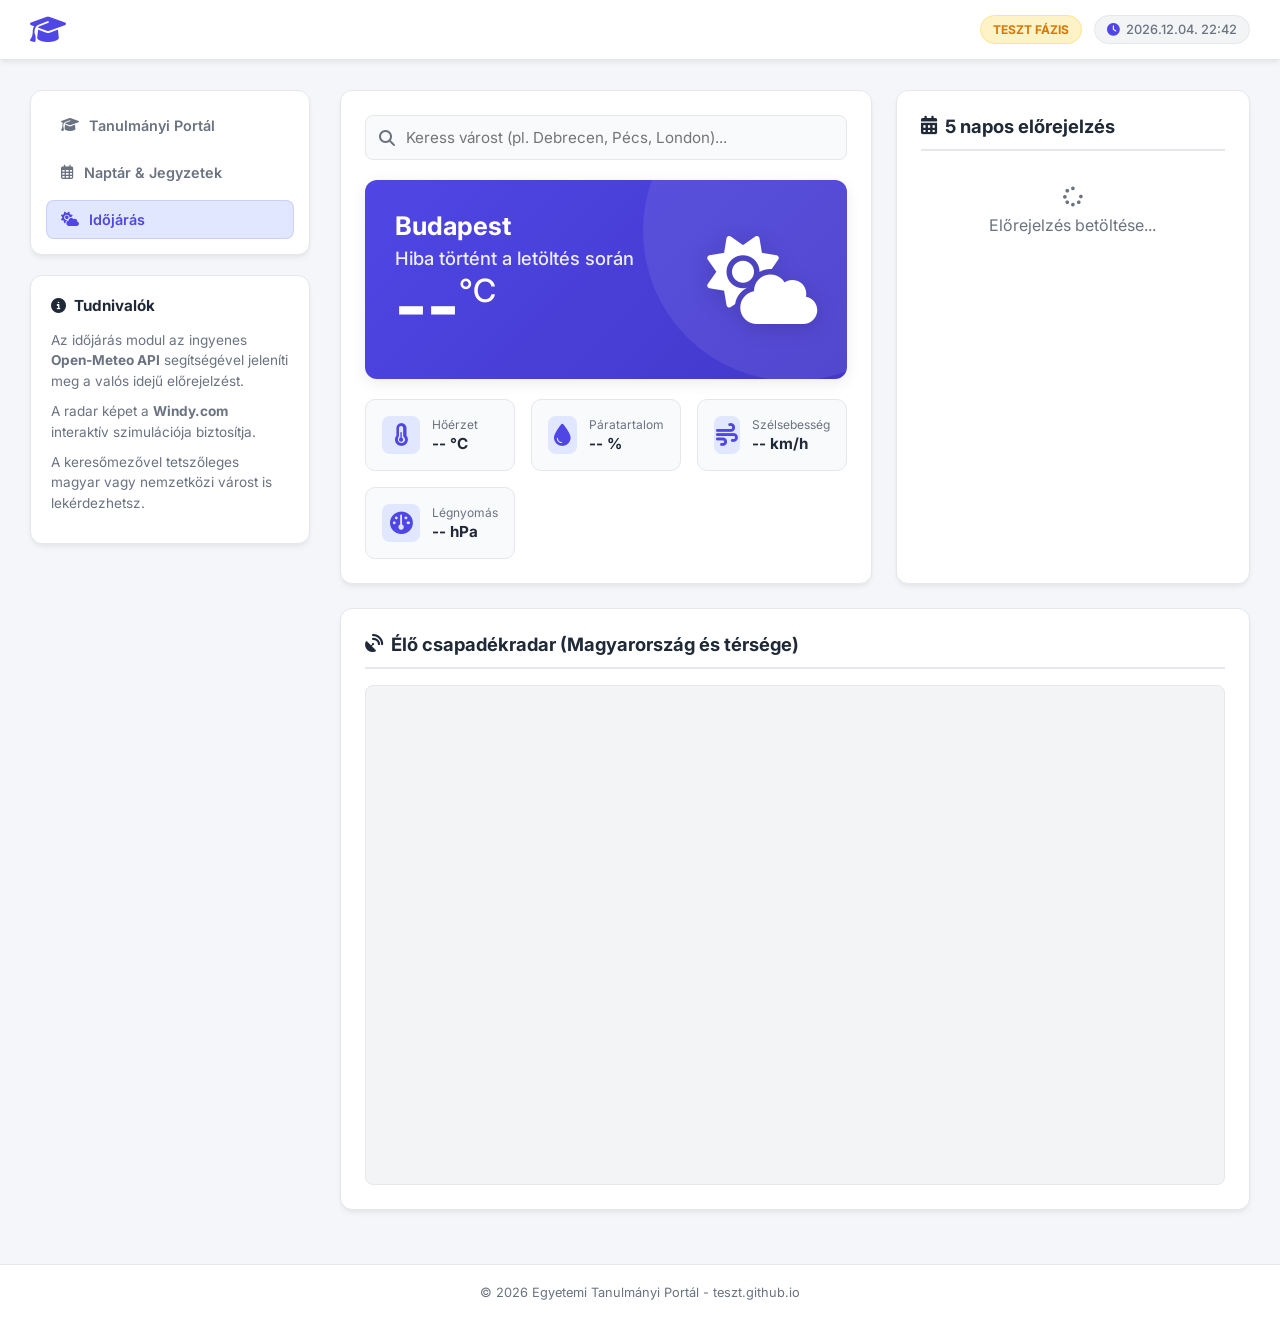
<file: idojaras.html>
<!DOCTYPE html>
<html lang="hu">

<head>
    <meta charset="UTF-8">
    <meta name="viewport" content="width=device-width, initial-scale=1.0">
    <title>Időjárás Figyelő</title>
    <!-- Google Fonts -->
    <link rel="preconnect" href="https://fonts.googleapis.com">
    <link rel="preconnect" href="https://fonts.gstatic.com" crossorigin>
    <link href="https://fonts.googleapis.com/css2?family=Inter:wght@300;400;500;650;700&display=swap" rel="stylesheet">
    <!-- FontAwesome Icons -->
    <link rel="stylesheet" href="https://cdnjs.cloudflare.com/ajax/libs/font-awesome/6.4.0/css/all.min.css">
    <!-- Stylesheet -->
    <link rel="stylesheet" href="index.css">
</head>

<body>

    <!-- Sidebar Overlay -->
    <div class="sidebar-overlay" id="sidebar-overlay"></div>

    <!-- Header -->
    <header class="main-header">
        <div class="header-brand">
            <button id="sidebar-toggle" class="sidebar-toggle" aria-label="Menü megnyitása">
                <i class="fa-solid fa-bars"></i>
            </button>
            <i class="fa-solid fa-graduation-cap logo-icon"></i>
            <h1></h1>
        </div>
        <div class="header-status">
            <span class="badge badge-test">TESZT FÁZIS</span>
            <span id="header-clock" class="header-clock"></span>
        </div>
    </header>

    <!-- Main Container -->
    <main class="dashboard-container">

        <!-- Sidebar / Navigation -->
        <aside class="sidebar" id="sidebar">
            <div class="sidebar-header-mobile">
                <h3><i class="fa-solid fa-bars"></i> Menü</h3>
                <button id="sidebar-close" class="sidebar-close" aria-label="Menü bezárása">
                    <i class="fa-solid fa-xmark"></i>
                </button>
            </div>
            
            <!-- Navigation Menu -->
            <div class="sidebar-section nav-menu-section">
                <a href="index.html" class="nav-item"><i class="fa-solid fa-graduation-cap"></i> Tanulmányi Portál</a>
                <a href="naptar.html" class="nav-item"><i class="fa-regular fa-calendar-days"></i> Naptár & Jegyzetek</a>
                <a href="idojaras.html" class="nav-item active"><i class="fa-solid fa-cloud-sun"></i> Időjárás</a>
            </div>

            <!-- Notes Info Box -->
            <div class="sidebar-section">
                <h3><i class="fa-solid fa-circle-info"></i> Tudnivalók</h3>
                <div class="instructions" style="font-size: 0.85rem; line-height: 1.5; color: var(--text-muted);">
                    <p style="margin-bottom: 10px;">Az időjárás modul az ingyenes <strong>Open-Meteo API</strong> segítségével jeleníti meg a valós idejű előrejelzést.</p>
                    <p style="margin-bottom: 10px;">A radar képet a <strong>Windy.com</strong> interaktív szimulációja biztosítja.</p>
                    <p>A keresőmezővel tetszőleges magyar vagy nemzetközi várost is lekérdezhetsz.</p>
                </div>
            </div>
        </aside>

        <!-- Main Viewer Content -->
        <section class="viewer-content">

            <!-- Weather Grid -->
            <div class="weather-container">
                
                <!-- Main Card (Search & Current Weather) -->
                <div class="weather-main-card">
                    
                    <!-- Search Input -->
                    <div class="weather-search-container">
                        <i class="fa-solid fa-magnifying-glass weather-search-icon"></i>
                        <input type="text" id="weather-search" class="weather-search-input" placeholder="Keress várost (pl. Debrecen, Pécs, London)..." autocomplete="off">
                        <div id="weather-search-results" class="weather-search-results"></div>
                    </div>

                    <!-- Current Weather Hero box -->
                    <div id="weather-hero" class="current-weather-hero" style="background: linear-gradient(135deg, #4f46e5, #4338ca);">
                        <div class="current-info-main">
                            <div id="weather-city" class="current-city-name">Budapest</div>
                            <div id="weather-desc" class="current-weather-desc">Betöltés...</div>
                            <div id="weather-temp" class="current-temp-large">--<span class="current-temp-unit">°C</span></div>
                        </div>
                        <i id="weather-hero-icon" class="fa-solid fa-cloud-sun current-weather-hero-icon"></i>
                    </div>

                    <!-- Weather Details Grid -->
                    <div class="weather-details-grid">
                        <!-- RealFeel -->
                        <div class="weather-detail-card">
                            <div class="weather-detail-icon"><i class="fa-solid fa-temperature-half"></i></div>
                            <div class="weather-detail-info">
                                <span class="weather-detail-label">Hőérzet</span>
                                <span id="weather-feel" class="weather-detail-value">-- °C</span>
                            </div>
                        </div>
                        <!-- Humidity -->
                        <div class="weather-detail-card">
                            <div class="weather-detail-icon"><i class="fa-solid fa-droplet"></i></div>
                            <div class="weather-detail-info">
                                <span class="weather-detail-label">Páratartalom</span>
                                <span id="weather-humidity" class="weather-detail-value">-- %</span>
                            </div>
                        </div>
                        <!-- Wind Speed -->
                        <div class="weather-detail-card">
                            <div class="weather-detail-icon"><i class="fa-solid fa-wind"></i></div>
                            <div class="weather-detail-info">
                                <span class="weather-detail-label">Szélsebesség</span>
                                <span id="weather-wind" class="weather-detail-value">-- km/h</span>
                            </div>
                        </div>
                        <!-- Pressure -->
                        <div class="weather-detail-card">
                            <div class="weather-detail-icon"><i class="fa-solid fa-gauge"></i></div>
                            <div class="weather-detail-info">
                                <span class="weather-detail-label">Légnyomás</span>
                                <span id="weather-pressure" class="weather-detail-value">-- hPa</span>
                            </div>
                        </div>
                    </div>

                </div>

                <!-- Forecast Card -->
                <div class="weather-forecast-card">
                    <h3 class="forecast-title"><i class="fa-solid fa-calendar-days"></i> 5 napos előrejelzés</h3>
                    <div id="forecast-list" class="forecast-list">
                        <!-- Generated Dynamically -->
                        <div style="text-align: center; padding: 20px; color: var(--text-muted);">
                            <i class="fa-solid fa-spinner fa-spin" style="margin-bottom: 8px; font-size: 1.25rem;"></i>
                            <div>Előrejelzés betöltése...</div>
                        </div>
                    </div>
                </div>

                <!-- Radar Map Card -->
                <div class="weather-radar-card">
                    <h3 class="radar-title"><i class="fa-solid fa-satellite-dish"></i> Élő csapadékradar (Magyarország és térsége)</h3>
                    <div class="radar-map-container">
                        <iframe id="radar-iframe" src="https://embed.windy.com/embed2.html?lat=47.4979&lon=19.0402&zoom=7&level=surface&overlay=radar&product=radar&menu=&message=&marker=&calendar=now&pressure=&type=map&location=coordinates&detail=&metricWind=default&metricTemp=default&radarRange=true"></iframe>
                    </div>
                </div>

            </div>

        </section>

    </main>

    <!-- Footer -->
    <footer class="main-footer">
        <p>&copy; 2026 Egyetemi Tanulmányi Portál - teszt.github.io</p>
    </footer>

    <!-- Weather Logic Script -->
    <script src="idojaras.js"></script>
</body>

</html>
</file>
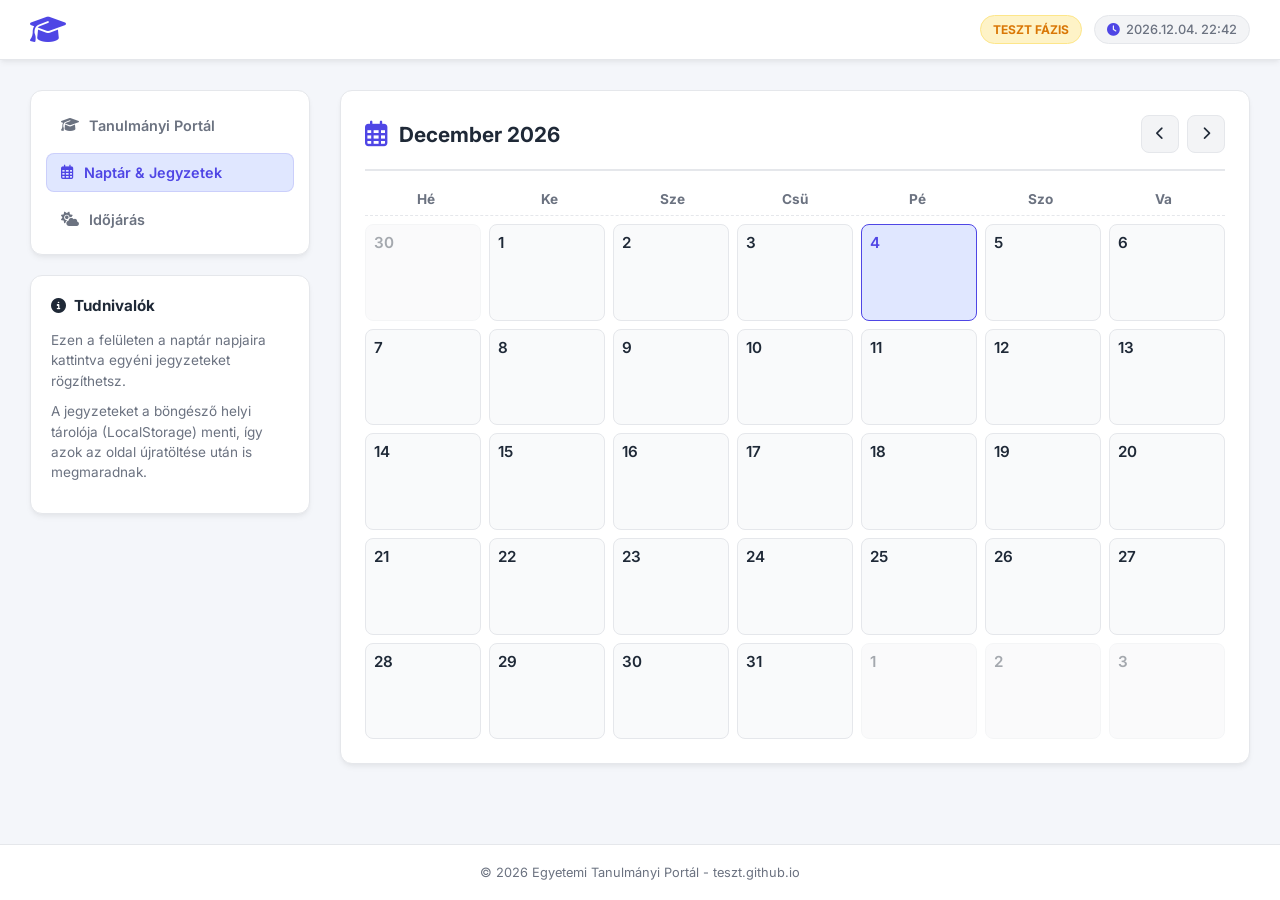
<file: naptar.html>
<!DOCTYPE html>
<html lang="hu">

<head>
    <meta charset="UTF-8">
    <meta name="viewport" content="width=device-width, initial-scale=1.0">
    <title>Naptár & Jegyzetek</title>
    <!-- Google Fonts -->
    <link rel="preconnect" href="https://fonts.googleapis.com">
    <link rel="preconnect" href="https://fonts.gstatic.com" crossorigin>
    <link href="https://fonts.googleapis.com/css2?family=Inter:wght@300;400;500;650;700&display=swap" rel="stylesheet">
    <!-- FontAwesome Icons -->
    <link rel="stylesheet" href="https://cdnjs.cloudflare.com/ajax/libs/font-awesome/6.4.0/css/all.min.css">
    <!-- Stylesheet -->
    <link rel="stylesheet" href="index.css">
</head>

<body>

    <!-- Sidebar Overlay -->
    <div class="sidebar-overlay" id="sidebar-overlay"></div>

    <!-- Header -->
    <header class="main-header">
        <div class="header-brand">
            <button id="sidebar-toggle" class="sidebar-toggle" aria-label="Menü megnyitása">
                <i class="fa-solid fa-bars"></i>
            </button>
            <i class="fa-solid fa-graduation-cap logo-icon"></i>
            <h1></h1>
        </div>
        <div class="header-status">
            <span class="badge badge-test">TESZT FÁZIS</span>
            <span id="header-clock" class="header-clock"></span>
        </div>
    </header>

    <!-- Main Container -->
    <main class="dashboard-container">

        <!-- Sidebar / Navigation -->
        <aside class="sidebar" id="sidebar">
            <div class="sidebar-header-mobile">
                <h3><i class="fa-solid fa-bars"></i> Menü</h3>
                <button id="sidebar-close" class="sidebar-close" aria-label="Menü bezárása">
                    <i class="fa-solid fa-xmark"></i>
                </button>
            </div>
            
            <!-- Navigation Menu -->
            <div class="sidebar-section nav-menu-section">
                <a href="index.html" class="nav-item"><i class="fa-solid fa-graduation-cap"></i> Tanulmányi Portál</a>
                <a href="naptar.html" class="nav-item active"><i class="fa-regular fa-calendar-days"></i> Naptár & Jegyzetek</a>
                <a href="idojaras.html" class="nav-item"><i class="fa-solid fa-cloud-sun"></i> Időjárás</a>
            </div>

            <!-- Notes Info Box -->
            <div class="sidebar-section">
                <h3><i class="fa-solid fa-circle-info"></i> Tudnivalók</h3>
                <div class="instructions" style="font-size: 0.85rem; line-height: 1.5; color: var(--text-muted);">
                    <p style="margin-bottom: 10px;">Ezen a felületen a naptár napjaira kattintva egyéni jegyzeteket rögzíthetsz.</p>
                    <p>A jegyzeteket a böngésző helyi tárolója (LocalStorage) menti, így azok az oldal újratöltése után is megmaradnak.</p>
                </div>
            </div>
        </aside>

        <!-- Main Viewer Content -->
        <section class="viewer-content">

            <!-- Calendar Container Card -->
            <div class="calendar-viewer">
                <div class="calendar-header">
                    <div class="calendar-title-group">
                        <i class="fa-regular fa-calendar-days"></i>
                        <span id="calendar-month-year" class="calendar-month-year">Június 2026</span>
                    </div>
                    <div class="calendar-nav-buttons">
                        <button id="btn-prev-month" class="btn-nav-cal" aria-label="Előző hónap">
                            <i class="fa-solid fa-chevron-left"></i>
                        </button>
                        <button id="btn-next-month" class="btn-nav-cal" aria-label="Következő hónap">
                            <i class="fa-solid fa-chevron-right"></i>
                        </button>
                    </div>
                </div>

                <div class="calendar-grid-container">
                    <div class="calendar-weekdays">
                        <div>Hé</div>
                        <div>Ke</div>
                        <div>Sze</div>
                        <div>Csü</div>
                        <div>Pé</div>
                        <div>Szo</div>
                        <div>Va</div>
                    </div>
                    <div id="calendar-grid" class="calendar-grid">
                        <!-- Days generated dynamically by JS -->
                    </div>
                </div>
            </div>

        </section>

    </main>

    <!-- Footer -->
    <footer class="main-footer">
        <p>&copy; 2026 Egyetemi Tanulmányi Portál - teszt.github.io</p>
    </footer>

    <!-- Edit Note Modal -->
    <div id="notes-modal" class="modal-overlay">
        <div class="modal-wrapper">
            <div class="modal-header">
                <h3><i class="fa-regular fa-pen-to-square"></i> Jegyzet szerkesztése</h3>
                <button id="btn-close-modal" class="btn-close-modal" aria-label="Bezárás">
                    <i class="fa-solid fa-xmark"></i>
                </button>
            </div>
            <div class="modal-body">
                <label style="display: block; margin-bottom: 4px;">Kiválasztott dátum:</label>
                <div id="notes-date-display" style="font-weight: 700; font-size: 1.05rem; margin-bottom: 16px; color: var(--primary);">2026. június 8.</div>
                
                <label for="notes-textarea" style="display: block; margin-bottom: 6px;">Jegyzet szövege:</label>
                <textarea id="notes-textarea" class="notes-textarea" placeholder="Írd ide a jegyzetedet (pl. zh felkészülés, határidők)..."></textarea>
            </div>
            <div class="modal-footer">
                <button id="btn-cancel-note" class="btn btn-cancel">Mégse</button>
                <button id="btn-save-note" class="btn btn-save">Mentés</button>
            </div>
        </div>
    </div>

    <!-- App Logic for Calendar -->
    <script src="naptar.js"></script>
</body>

</html>
</file>
<file: index.css>
/* ==========================================
   CSS VARIABLES & BASE SYSTEM
   ========================================== */
:root {
    --bg-base: #f4f6fa;
    --bg-card: #ffffff;
    --primary: #4f46e5;
    --primary-light: #e0e7ff;
    --primary-hover: #4338ca;
    --text-main: #1f2937;
    --text-muted: #6b7280;
    --border-color: #e5e7eb;
    --accent-excel: #107c41;
    --accent-excel-light: #d1e7dd;
    --card-shadow: 0 4px 6px -1px rgba(0, 0, 0, 0.05), 0 2px 4px -1px rgba(0, 0, 0, 0.03);
    --transition: all 0.2s ease-in-out;
}

* {
    margin: 0;
    padding: 0;
    box-sizing: border-box;
}

body {
    background-color: var(--bg-base);
    color: var(--text-main);
    font-family: 'Inter', sans-serif;
    display: flex;
    flex-direction: column;
    min-height: 100vh;
}

/* ==========================================
   HEADER
   ========================================== */
.main-header {
    background-color: var(--bg-card);
    border-bottom: 1px solid var(--border-color);
    padding: 15px 30px;
    display: flex;
    justify-content: space-between;
    align-items: center;
    box-shadow: var(--card-shadow);
}

.header-brand {
    display: flex;
    align-items: center;
    gap: 12px;
}

.logo-icon {
    font-size: 1.8rem;
    color: var(--primary);
}

.header-brand h1 {
    font-size: 1.25rem;
    font-weight: 700;
    color: var(--text-main);
}

.badge {
    padding: 6px 12px;
    border-radius: 20px;
    font-size: 0.75rem;
    font-weight: 700;
}

.badge-test {
    background-color: #fef3c7;
    color: #d97706;
    border: 1px solid #fde68a;
}

.header-status {
    display: flex;
    align-items: center;
    gap: 12px;
}

.header-clock {
    font-size: 0.8rem;
    font-weight: 500;
    color: var(--text-muted);
    background-color: #f3f4f6;
    padding: 6px 12px;
    border-radius: 20px;
    border: 1px solid var(--border-color);
    display: flex;
    align-items: center;
    gap: 6px;
    transition: var(--transition);
}

.header-clock:hover {
    background-color: #e5e7eb;
    color: var(--text-main);
    border-color: #cbd5e1;
}

.header-clock::before {
    content: "\f017"; /* FontAwesome Clock Icon */
    font-family: "Font Awesome 6 Free";
    font-weight: 900;
    color: var(--primary);
}

/* ==========================================
   DASHBOARD LAYOUT
   ========================================== */
.dashboard-container {
    flex: 1;
    display: grid;
    grid-template-columns: 280px 1fr;
    max-width: 1600px;
    width: 100%;
    margin: 0 auto;
    padding: 30px;
    gap: 30px;
}

/* Sidebar styling */
.sidebar {
    display: flex;
    flex-direction: column;
    gap: 20px;
}

.sidebar-section {
    background-color: var(--bg-card);
    border: 1px solid var(--border-color);
    border-radius: 12px;
    padding: 20px;
    box-shadow: var(--card-shadow);
}

.nav-menu-section {
    display: flex;
    flex-direction: column;
    gap: 8px;
    padding: 15px !important;
}

.nav-item {
    display: flex;
    align-items: center;
    gap: 10px;
    padding: 10px 14px;
    border-radius: 8px;
    font-size: 0.9rem;
    font-weight: 600;
    color: var(--text-muted);
    text-decoration: none;
    transition: var(--transition);
    border: 1px solid transparent;
}

.nav-item:hover {
    background-color: #f3f4f6;
    color: var(--text-main);
}

.nav-item.active {
    background-color: var(--primary-light);
    color: var(--primary);
    border-color: rgba(79, 70, 229, 0.15);
}

.sidebar-section h3 {
    font-size: 0.95rem;
    font-weight: 700;
    color: var(--text-main);
    margin-bottom: 15px;
    display: flex;
    align-items: center;
    gap: 8px;
}

.file-list {
    list-style: none;
}

.file-item {
    display: flex;
    align-items: center;
    gap: 12px;
    padding: 12px;
    border-radius: 8px;
    background-color: #f9fafb;
    border: 1px solid var(--border-color);
    cursor: pointer;
    transition: var(--transition);
}

.file-item:hover,
.file-item.active {
    border-color: var(--accent-excel);
    background-color: #f0fdf4;
}

/* ==========================================
   FOLDER TREE STYLING
   ========================================== */
.file-list.submenu {
    padding-left: 14px;
    margin-top: 5px;
    display: flex;
    flex-direction: column;
    gap: 6px;
    border-left: 1.5px dashed #cbd5e1;
}

.folder-item {
    display: flex;
    flex-direction: column;
    margin-bottom: 4px;
}

.folder-header {
    display: flex;
    align-items: center;
    gap: 10px;
    padding: 10px 12px;
    border-radius: 8px;
    cursor: pointer;
    font-size: 0.85rem;
    font-weight: 650;
    transition: var(--transition);
    background-color: #f9fafb;
    border: 1px solid var(--border-color);
    color: var(--text-main);
}

.folder-header:hover {
    background-color: #f3f4f6;
    border-color: var(--text-muted);
}

.folder-icon {
    font-size: 1.25rem;
    color: #d97706; /* Amber folder icon */
}

.folder-name {
    flex: 1;
    overflow: hidden;
    text-overflow: ellipsis;
    white-space: nowrap;
}

.folder-chevron {
    font-size: 0.75rem;
    color: var(--text-muted);
    transition: transform 0.2s ease-in-out;
}

.submenu-container.collapsed {
    display: none;
}

.empty-folder {
    padding: 8px 12px;
    font-size: 0.75rem;
    color: var(--text-muted);
    font-style: italic;
}

.excel-icon {
    font-size: 1.5rem;
    color: var(--accent-excel);
}

.file-details {
    display: flex;
    flex-direction: column;
    min-width: 0;
}

.file-name {
    font-weight: 600;
    font-size: 0.85rem;
    color: var(--text-main);
    white-space: nowrap;
    overflow: hidden;
    text-overflow: ellipsis;
}

.file-path {
    font-size: 0.7rem;
    color: var(--text-muted);
}

.instructions p {
    font-size: 0.85rem;
    color: var(--text-muted);
    margin-bottom: 10px;
    line-height: 1.5;
}

.instructions code {
    background-color: #f1f5f9;
    padding: 2px 4px;
    border-radius: 4px;
    font-size: 0.8rem;
    color: #0f172a;
}

/* ==========================================
   VIEWER CONTENT AREA
   ========================================== */
.viewer-content {
    display: flex;
    flex-direction: column;
    gap: 20px;
}

/* Controls Panel */
.controls-panel {
    background-color: var(--bg-card);
    border: 1px solid var(--border-color);
    border-radius: 12px;
    padding: 15px 20px;
    display: flex;
    justify-content: space-between;
    align-items: center;
    flex-wrap: wrap;
    gap: 15px;
    box-shadow: var(--card-shadow);
}

.search-box {
    position: relative;
    max-width: 400px;
    width: 100%;
}

.search-icon {
    position: absolute;
    left: 14px;
    top: 50%;
    transform: translateY(-50%);
    color: var(--text-muted);
}

.search-box input {
    width: 100%;
    padding: 10px 14px 10px 40px;
    border-radius: 8px;
    border: 1px solid var(--border-color);
    font-family: inherit;
    font-size: 0.9rem;
    outline: none;
    transition: var(--transition);
}

.search-box input:focus {
    border-color: var(--primary);
    box-shadow: 0 0 0 3px var(--primary-light);
}

.search-box input:disabled {
    background-color: #f3f4f6;
    cursor: not-allowed;
}

.upload-box input[type="file"] {
    display: none;
}

.btn {
    padding: 10px 18px;
    border-radius: 8px;
    font-size: 0.85rem;
    font-weight: 600;
    cursor: pointer;
    display: inline-flex;
    align-items: center;
    gap: 8px;
    transition: var(--transition);
}

.btn-upload {
    background-color: #f9fafb;
    border: 1px solid var(--border-color);
    color: var(--text-main);
}

.btn-upload:hover {
    background-color: #f3f4f6;
    border-color: var(--text-muted);
}

/* Status Info Card */
.status-card {
    background-color: var(--bg-card);
    border-radius: 12px;
    padding: 25px;
    border: 1px solid var(--border-color);
    display: flex;
    align-items: center;
    gap: 20px;
    box-shadow: var(--card-shadow);
    transition: var(--transition);
}

.status-icon {
    font-size: 2rem;
}

.status-text h4 {
    font-size: 1rem;
    font-weight: 700;
    margin-bottom: 5px;
}

.status-text p {
    font-size: 0.85rem;
    color: var(--text-muted);
}

.status-card.info {
    border-left: 5px solid var(--primary);
}

.status-card.info .status-icon {
    color: var(--primary);
}

.status-card.success {
    border-left: 5px solid var(--accent-excel);
}

.status-card.success .status-icon {
    color: var(--accent-excel);
}

.status-card.error {
    border-left: 5px solid #ef4444;
}

.status-card.error .status-icon {
    color: #ef4444;
}

/* ==========================================
   EXCEL VIEWPORT & SHEETS
   ========================================== */
.excel-viewer {
    background-color: var(--bg-card);
    border: 1px solid var(--border-color);
    border-radius: 12px;
    padding: 20px;
    box-shadow: var(--card-shadow);
    display: flex;
    flex-direction: column;
    gap: 15px;
    min-height: 400px;
}

/* Sheet selection tab panel */
.sheet-tabs {
    display: flex;
    gap: 10px;
    border-bottom: 2px solid var(--border-color);
    padding-bottom: 5px;
    overflow-x: auto;
}

.sheet-tab {
    background: none;
    border: none;
    padding: 8px 16px;
    font-family: inherit;
    font-weight: 600;
    font-size: 0.85rem;
    color: var(--text-muted);
    cursor: pointer;
    border-radius: 6px 6px 0 0;
    transition: var(--transition);
    border: 1px solid transparent;
    border-bottom: none;
    margin-bottom: -7px;
}

.sheet-tab:hover {
    color: var(--text-main);
    background-color: #f9fafb;
}

.sheet-tab.active {
    color: var(--accent-excel);
    background-color: var(--bg-card);
    border-color: var(--border-color) var(--border-color) transparent var(--border-color);
    box-shadow: 0 -2px 0 var(--accent-excel) inset;
}

/* Scrollable Container */
.table-outer-container {
    flex: 1;
    overflow: auto;
    border: 1px solid var(--border-color);
    border-radius: 8px;
    max-height: 600px;
}

/* Parsed excel sheet table style */
.table-container table {
    border-collapse: collapse;
    width: 100%;
    font-size: 0.85rem;
    text-align: left;
}

.table-container th,
.table-container td {
    border: 1px solid #e2e8f0;
    padding: 10px 14px;
    white-space: nowrap;
}

/* Sticky Headers */
.table-container tr:first-child th,
.table-container tr:first-child td {
    background-color: #f8fafc;
    font-weight: 700;
    color: var(--text-main);
    position: sticky;
    top: 0;
    z-index: 10;
    box-shadow: 0 1px 0 #cbd5e1;
    border-bottom: 2px solid #cbd5e1;
}

/* Dynamic styling for table elements */
.table-container tr:nth-child(even) {
    background-color: #f8fafc;
}

.table-container tr:hover {
    background-color: #f1f5f9;
}

.table-container td.filtered-out {
    display: none;
}

/* Style numbers in the spreadsheet */
.table-container td:nth-child(n+2) {
    font-variant-numeric: tabular-nums;
}

/* ==========================================
   FOOTER
   ========================================== */
.main-footer {
    text-align: center;
    padding: 20px;
    border-top: 1px solid var(--border-color);
    background-color: var(--bg-card);
    color: var(--text-muted);
    font-size: 0.8rem;
    margin-top: auto;
}

/* Sidebar Toggle Button (Header) */
.sidebar-toggle {
    display: none;
    background: none;
    border: none;
    font-size: 1.25rem;
    color: var(--text-main);
    cursor: pointer;
    padding: 8px;
    border-radius: 6px;
    transition: var(--transition);
    align-items: center;
    justify-content: center;
}

.sidebar-toggle:hover {
    background-color: var(--primary-light);
    color: var(--primary);
}

/* Mobile Sidebar Header */
.sidebar-header-mobile {
    display: none;
    justify-content: space-between;
    align-items: center;
    border-bottom: 1px solid var(--border-color);
    padding-bottom: 15px;
    margin-bottom: 10px;
}

.sidebar-close {
    background: none;
    border: none;
    font-size: 1.25rem;
    color: var(--text-muted);
    cursor: pointer;
    padding: 8px;
    border-radius: 6px;
    transition: var(--transition);
    display: flex;
    align-items: center;
    justify-content: center;
}

.sidebar-close:hover {
    background-color: #f3f4f6;
    color: var(--text-main);
}

/* Sidebar Overlay */
.sidebar-overlay {
    position: fixed;
    top: 0;
    left: 0;
    width: 100vw;
    height: 100vh;
    background-color: rgba(0, 0, 0, 0.4);
    z-index: 999;
    opacity: 0;
    pointer-events: none;
    transition: opacity 0.3s ease-in-out;
}

.sidebar-overlay.active {
    opacity: 1;
    pointer-events: auto;
}

/* Scroll Hint for Mobile */
.scroll-hint {
    display: none;
    align-items: center;
    justify-content: center;
    gap: 8px;
    background-color: var(--primary-light);
    color: var(--primary);
    padding: 10px 14px;
    border-radius: 8px;
    font-size: 0.8rem;
    font-weight: 600;
    margin-bottom: 10px;
    animation: pulse 2.5s infinite ease-in-out;
    border: 1px dashed var(--primary);
}

.scroll-hint span {
    line-height: 1;
}

@keyframes pulse {

    0%,
    100% {
        opacity: 0.85;
        transform: scale(1);
    }

    50% {
        opacity: 1;
        transform: scale(1.015);
    }
}

/* ==========================================
   CODE & MULTI-FORMAT VIEWERS
   ========================================== */
.code-viewer {
    background-color: var(--bg-card);
    border: 1px solid var(--border-color);
    border-radius: 12px;
    padding: 20px;
    box-shadow: var(--card-shadow);
    display: flex;
    flex-direction: column;
    gap: 15px;
    min-height: 400px;
}

.code-viewer-header {
    font-weight: 700;
    font-size: 1.1rem;
    border-bottom: 2px solid var(--border-color);
    padding-bottom: 10px;
    color: var(--primary);
    display: flex;
    align-items: center;
    gap: 8px;
}

.code-outer-container {
    flex: 1;
    overflow: auto;
    border: 1px solid var(--border-color);
    border-radius: 8px;
    background-color: #0f172a; /* Slate 900 dark background */
    padding: 18px;
    max-height: 600px;
}

.code-container {
    font-family: 'Courier New', Courier, monospace;
    font-size: 0.9rem;
    white-space: pre-wrap;
    word-break: break-all;
    color: #f1f5f9; /* Slate 100 code text */
    line-height: 1.6;
}

.download-viewer {
    background-color: var(--bg-card);
    border: 1px solid var(--border-color);
    border-radius: 12px;
    padding: 50px 20px;
    box-shadow: var(--card-shadow);
    display: flex;
    justify-content: center;
    align-items: center;
    min-height: 400px;
}

.download-card {
    display: flex;
    flex-direction: column;
    align-items: center;
    text-align: center;
    gap: 15px;
    max-width: 400px;
}

#download-card-icon {
    font-size: 4.5rem;
    margin-bottom: 10px;
}

.download-card h3 {
    font-size: 1.3rem;
    font-weight: 700;
    color: var(--text-main);
}

.download-card p {
    font-size: 0.9rem;
    color: var(--text-muted);
    line-height: 1.5;
}

.btn-download-large {
    background-color: var(--primary);
    color: #ffffff !important;
    padding: 12px 24px;
    font-size: 0.95rem;
    margin-top: 10px;
    text-decoration: none;
    border-radius: 8px;
    font-weight: 600;
    transition: var(--transition);
}

.btn-download-large:hover {
    background-color: var(--primary-hover);
    transform: translateY(-1px);
}

/* Specific File Type Icons */
.code-icon {
    color: #f97316 !important; /* Orange for code */
}

.pdf-icon {
    color: #ef4444 !important; /* Red for PDF */
}

.zip-icon {
    color: #8b5cf6 !important; /* Purple for ZIP */
}

.word-icon {
    color: #2b579a !important; /* Blue for Word */
}

.ppt-icon {
    color: #d24726 !important; /* Orange/Red for PowerPoint */
}

.generic-icon {
    color: #6b7280 !important; /* Gray for others */
}

/* ==========================================
   PPTX PRESENTATION VIEWER
   ========================================== */
.pptx-viewer {
    background-color: var(--bg-card);
    border: 1px solid var(--border-color);
    border-radius: 12px;
    padding: 20px;
    box-shadow: var(--card-shadow);
    display: flex;
    flex-direction: column;
    gap: 15px;
    min-height: 400px;
}

.pptx-viewer-header {
    font-weight: 700;
    font-size: 1.1rem;
    border-bottom: 2px solid var(--border-color);
    padding-bottom: 10px;
    color: #d24726; /* PowerPoint Orange/Red */
    display: flex;
    align-items: center;
    gap: 8px;
}

.pptx-outer-container {
    flex: 1;
    overflow: auto;
    border: 1px solid var(--border-color);
    border-radius: 8px;
    background-color: #f1f5f9; /* Premium slate gray */
    padding: 25px 20px;
    display: flex;
    justify-content: center;
    align-items: flex-start;
    max-height: 700px;
}

.pptx-container {
    width: 100%;
    display: flex;
    flex-direction: column;
    align-items: center;
    gap: 24px;
}

/* Enhancements for slides loaded dynamically */
.pptx-container > div {
    background-color: #ffffff;
    box-shadow: 0 4px 12px rgba(0, 0, 0, 0.08), 0 2px 4px rgba(0, 0, 0, 0.04);
    border-radius: 6px;
    overflow: hidden;
    transition: transform 0.2s ease-in-out, box-shadow 0.2s ease-in-out;
    border: 1px solid rgba(0, 0, 0, 0.05);
}

.pptx-container > div:hover {
    transform: translateY(-2px);
    box-shadow: 0 8px 20px rgba(0, 0, 0, 0.12), 0 4px 8px rgba(0, 0, 0, 0.06);
}

/* ==========================================
   WORD DOCX VIEWER
   ========================================== */
.docx-viewer {
    background-color: var(--bg-card);
    border: 1px solid var(--border-color);
    border-radius: 12px;
    padding: 20px;
    box-shadow: var(--card-shadow);
    display: flex;
    flex-direction: column;
    gap: 15px;
    min-height: 400px;
}

.docx-viewer-header {
    font-weight: 700;
    font-size: 1.1rem;
    border-bottom: 2px solid var(--border-color);
    padding-bottom: 10px;
    color: #2b579a; /* Word Blue */
    display: flex;
    align-items: center;
    gap: 8px;
}

.docx-outer-container {
    flex: 1;
    overflow: auto;
    border: 1px solid var(--border-color);
    border-radius: 8px;
    background-color: #f1f5f9; /* Slate gray background */
    padding: 25px 20px;
    display: flex;
    justify-content: center;
    align-items: flex-start;
    max-height: 700px;
}

.docx-container {
    width: 100%;
    max-width: 850px;
    background-color: #ffffff;
    box-shadow: 0 4px 12px rgba(0, 0, 0, 0.08), 0 2px 4px rgba(0, 0, 0, 0.04);
    border-radius: 6px;
    padding: 40px;
    overflow-x: auto;
}

/* Base style resets for elements inside docx container rendered by docx-preview */
.docx-container article {
    margin: 0 !important;
    padding: 0 !important;
    width: auto !important;
    box-shadow: none !important;
    background: none !important;
}

.docx-container table {
    border-collapse: collapse;
    width: 100%;
    margin-bottom: 15px;
}

.docx-container th, .docx-container td {
    border: 1px solid #cbd5e1;
    padding: 8px 12px;
}

/* ==========================================
   CALENDAR & DAILY NOTES
   ========================================== */
.calendar-viewer {
    background-color: var(--bg-card);
    border: 1px solid var(--border-color);
    border-radius: 12px;
    padding: 24px;
    box-shadow: var(--card-shadow);
    display: flex;
    flex-direction: column;
    gap: 20px;
    min-height: 500px;
}

.calendar-header {
    display: flex;
    justify-content: space-between;
    align-items: center;
    border-bottom: 2px solid var(--border-color);
    padding-bottom: 16px;
}

.calendar-title-group {
    display: flex;
    align-items: center;
    gap: 12px;
}

.calendar-title-group i {
    font-size: 1.6rem;
    color: var(--primary);
}

.calendar-month-year {
    font-size: 1.3rem;
    font-weight: 700;
    color: var(--text-main);
}

.calendar-nav-buttons {
    display: flex;
    gap: 8px;
}

.btn-nav-cal {
    background-color: #f3f4f6;
    border: 1px solid var(--border-color);
    border-radius: 8px;
    width: 38px;
    height: 38px;
    display: flex;
    align-items: center;
    justify-content: center;
    cursor: pointer;
    color: var(--text-main);
    transition: var(--transition);
}

.btn-nav-cal:hover {
    background-color: var(--primary-light);
    color: var(--primary);
    border-color: rgba(79, 70, 229, 0.3);
}

.calendar-grid-container {
    display: flex;
    flex-direction: column;
    gap: 8px;
    width: 100%;
}

.calendar-weekdays {
    display: grid;
    grid-template-columns: repeat(7, 1fr);
    text-align: center;
    font-weight: 700;
    font-size: 0.85rem;
    color: var(--text-muted);
    padding-bottom: 8px;
    border-bottom: 1px dashed var(--border-color);
}

.calendar-grid {
    display: grid;
    grid-template-columns: repeat(7, 1fr);
    gap: 8px;
}

.calendar-day {
    aspect-ratio: 1.2;
    min-height: 80px;
    background-color: #f9fafb;
    border: 1px solid var(--border-color);
    border-radius: 8px;
    padding: 8px;
    display: flex;
    flex-direction: column;
    justify-content: space-between;
    cursor: pointer;
    transition: var(--transition);
    position: relative;
    overflow: hidden;
}

.calendar-day:hover {
    background-color: #ffffff;
    border-color: var(--primary);
    transform: translateY(-1px);
    box-shadow: 0 4px 8px rgba(0, 0, 0, 0.04);
}

.calendar-day-number {
    font-weight: 600;
    font-size: 0.95rem;
    color: var(--text-main);
}

.calendar-day.other-month {
    opacity: 0.4;
    background-color: #f3f4f6;
}

.calendar-day.current-day {
    background-color: var(--primary-light);
    border-color: var(--primary);
}

.calendar-day.current-day .calendar-day-number {
    color: var(--primary);
}

.calendar-notes-indicator {
    display: flex;
    flex-direction: column;
    gap: 3px;
    width: 100%;
    margin-top: 4px;
}

.note-badge {
    background-color: #fef3c7;
    color: #d97706;
    border: 1px solid #fde68a;
    font-size: 0.7rem;
    font-weight: 600;
    padding: 2px 6px;
    border-radius: 4px;
    white-space: nowrap;
    overflow: hidden;
    text-overflow: ellipsis;
    display: block;
    max-width: 100%;
}

/* Modal Styling */
.modal-overlay {
    position: fixed;
    top: 0;
    left: 0;
    width: 100vw;
    height: 100vh;
    background-color: rgba(15, 23, 42, 0.6);
    backdrop-filter: blur(4px);
    z-index: 1100;
    display: flex;
    align-items: center;
    justify-content: center;
    opacity: 0;
    pointer-events: none;
    transition: opacity 0.25s ease-in-out;
}

.modal-overlay.active {
    opacity: 1;
    pointer-events: auto;
}

.modal-wrapper {
    background-color: var(--bg-card);
    border-radius: 16px;
    border: 1px solid var(--border-color);
    width: 500px;
    max-width: 90vw;
    box-shadow: 0 20px 25px -5px rgba(0, 0, 0, 0.1), 0 10px 10px -5px rgba(0, 0, 0, 0.04);
    transform: translateY(20px);
    transition: transform 0.25s ease-in-out;
    display: flex;
    flex-direction: column;
    overflow: hidden;
}

.modal-overlay.active .modal-wrapper {
    transform: translateY(0);
}

.modal-header {
    padding: 20px;
    border-bottom: 1px solid var(--border-color);
    display: flex;
    justify-content: space-between;
    align-items: center;
    background-color: #f8fafc;
}

.modal-header h3 {
    font-size: 1.1rem;
    font-weight: 700;
    color: var(--text-main);
    display: flex;
    align-items: center;
    gap: 8px;
}

.modal-header h3 i {
    color: var(--primary);
}

.btn-close-modal {
    background: none;
    border: none;
    font-size: 1.2rem;
    color: var(--text-muted);
    cursor: pointer;
    padding: 4px;
    border-radius: 6px;
    transition: var(--transition);
    display: flex;
    align-items: center;
    justify-content: center;
}

.btn-close-modal:hover {
    background-color: #e2e8f0;
    color: var(--text-main);
}

.modal-body {
    padding: 20px;
    display: flex;
    flex-direction: column;
    gap: 12px;
}

.modal-body label {
    font-size: 0.85rem;
    font-weight: 600;
    color: var(--text-muted);
}

.notes-textarea {
    width: 100%;
    height: 150px;
    border-radius: 8px;
    border: 1px solid var(--border-color);
    padding: 12px;
    font-family: inherit;
    font-size: 0.9rem;
    outline: none;
    resize: none;
    transition: var(--transition);
}

.notes-textarea:focus {
    border-color: var(--primary);
    box-shadow: 0 0 0 3px var(--primary-light);
}

.modal-footer {
    padding: 15px 20px;
    border-top: 1px solid var(--border-color);
    display: flex;
    justify-content: flex-end;
    gap: 10px;
    background-color: #f8fafc;
}

.btn-cancel {
    background-color: #f3f4f6;
    border: 1px solid var(--border-color);
    color: var(--text-main);
}

.btn-cancel:hover {
    background-color: #e5e7eb;
}

.btn-save {
    background-color: var(--primary);
    color: #ffffff;
    border: 1px solid transparent;
}

.btn-save:hover {
    background-color: var(--primary-hover);
}

/* ==========================================
   WEATHER VIEWER STYLES
   ========================================== */
.weather-container {
    display: grid;
    grid-template-columns: 1.5fr 1fr;
    gap: 24px;
    margin-bottom: 24px;
}

.weather-main-card {
    background: var(--bg-card);
    border: 1px solid var(--border-color);
    border-radius: 12px;
    padding: 24px;
    box-shadow: var(--card-shadow);
    color: var(--text-main);
    display: flex;
    flex-direction: column;
    gap: 20px;
}

.weather-search-container {
    position: relative;
    width: 100%;
}

.weather-search-input {
    width: 100%;
    padding: 12px 16px 12px 40px;
    border-radius: 8px;
    border: 1px solid var(--border-color);
    font-family: inherit;
    font-size: 0.95rem;
    outline: none;
    transition: var(--transition);
    background-color: #f9fafb;
}

.weather-search-input:focus {
    border-color: var(--primary);
    box-shadow: 0 0 0 3px var(--primary-light);
    background-color: #ffffff;
}

.weather-search-icon {
    position: absolute;
    left: 14px;
    top: 50%;
    transform: translateY(-50%);
    color: var(--text-muted);
}

.weather-search-results {
    position: absolute;
    top: calc(100% + 4px);
    left: 0;
    right: 0;
    background: var(--bg-card);
    border: 1px solid var(--border-color);
    border-radius: 8px;
    box-shadow: 0 10px 15px -3px rgba(0, 0, 0, 0.1), 0 4px 6px -2px rgba(0, 0, 0, 0.05);
    z-index: 100;
    max-height: 250px;
    overflow-y: auto;
    display: none;
}

.weather-search-result-item {
    padding: 10px 16px;
    cursor: pointer;
    font-size: 0.9rem;
    transition: var(--transition);
    text-align: left;
    border-bottom: 1px solid var(--border-color);
}

.weather-search-result-item:last-child {
    border-bottom: none;
}

.weather-search-result-item:hover {
    background-color: #f3f4f6;
    color: var(--primary);
}

/* Current Weather Box */
.current-weather-hero {
    border-radius: 12px;
    padding: 30px;
    color: white;
    display: flex;
    justify-content: space-between;
    align-items: center;
    position: relative;
    overflow: hidden;
    box-shadow: 0 4px 15px rgba(0,0,0,0.08);
    transition: background 0.5s ease;
}

.current-weather-hero::before {
    content: '';
    position: absolute;
    top: -50%;
    right: -20%;
    width: 300px;
    height: 300px;
    background: rgba(255, 255, 255, 0.08);
    border-radius: 50%;
    pointer-events: none;
}

.current-info-main {
    z-index: 1;
}

.current-temp-large {
    font-size: 4.5rem;
    font-weight: 700;
    line-height: 1;
    margin-bottom: 8px;
    display: flex;
    align-items: flex-start;
}

.current-temp-unit {
    font-size: 2rem;
    font-weight: 500;
    margin-top: 6px;
}

.current-city-name {
    font-size: 1.6rem;
    font-weight: 700;
    margin-bottom: 6px;
}

.current-weather-desc {
    font-size: 1.15rem;
    font-weight: 500;
    opacity: 0.9;
}

.current-weather-hero-icon {
    font-size: 5.5rem;
    z-index: 1;
    filter: drop-shadow(0 4px 10px rgba(0,0,0,0.15));
    animation: float 4s ease-in-out infinite;
}

@keyframes float {
    0%, 100% { transform: translateY(0); }
    50% { transform: translateY(-8px); }
}

/* Weather details grid */
.weather-details-grid {
    display: grid;
    grid-template-columns: repeat(auto-fit, minmax(130px, 1fr));
    gap: 16px;
}

.weather-detail-card {
    background: #f9fafb;
    border: 1px solid var(--border-color);
    border-radius: 10px;
    padding: 16px;
    display: flex;
    align-items: center;
    gap: 12px;
    transition: var(--transition);
}

.weather-detail-card:hover {
    transform: translateY(-2px);
    box-shadow: 0 4px 6px rgba(0,0,0,0.02);
}

.weather-detail-icon {
    font-size: 1.4rem;
    color: var(--primary);
    width: 38px;
    height: 38px;
    display: flex;
    align-items: center;
    justify-content: center;
    background: var(--primary-light);
    border-radius: 8px;
}

.weather-detail-info {
    display: flex;
    flex-direction: column;
}

.weather-detail-label {
    font-size: 0.75rem;
    color: var(--text-muted);
    margin-bottom: 2px;
}

.weather-detail-value {
    font-size: 0.95rem;
    font-weight: 700;
}

/* Forecast Side Card */
.weather-forecast-card {
    background: var(--bg-card);
    border: 1px solid var(--border-color);
    border-radius: 12px;
    padding: 24px;
    box-shadow: var(--card-shadow);
    display: flex;
    flex-direction: column;
    gap: 16px;
    color: var(--text-main);
}

.forecast-title {
    font-size: 1.15rem;
    font-weight: 700;
    display: flex;
    align-items: center;
    gap: 8px;
    border-bottom: 2px solid var(--border-color);
    padding-bottom: 12px;
}

.forecast-list {
    display: flex;
    flex-direction: column;
    gap: 12px;
}

.forecast-item {
    display: flex;
    align-items: center;
    justify-content: space-between;
    padding: 12px 16px;
    background-color: #f9fafb;
    border: 1px solid var(--border-color);
    border-radius: 8px;
    transition: var(--transition);
}

.forecast-item:hover {
    background-color: #f3f4f6;
    border-color: #cbd5e1;
}

.forecast-day {
    font-weight: 600;
    font-size: 0.85rem;
    width: 90px;
}

.forecast-weather {
    display: flex;
    align-items: center;
    gap: 8px;
    flex: 1;
    justify-content: center;
}

.forecast-icon {
    font-size: 1.25rem;
    color: var(--primary);
    width: 24px;
    text-align: center;
}

.forecast-rain-prob {
    font-size: 0.75rem;
    color: #3b82f6;
    font-weight: 650;
    display: flex;
    align-items: center;
    gap: 3px;
}

.forecast-temps {
    display: flex;
    gap: 12px;
    font-size: 0.85rem;
    font-weight: 600;
    text-align: right;
    width: 80px;
    justify-content: flex-end;
}

.forecast-temp-max {
    color: var(--text-main);
}

.forecast-temp-min {
    color: var(--text-muted);
}

/* Radar Container Card */
.weather-radar-card {
    grid-column: 1 / -1;
    background: var(--bg-card);
    border: 1px solid var(--border-color);
    border-radius: 12px;
    padding: 24px;
    box-shadow: var(--card-shadow);
    color: var(--text-main);
}

.radar-title {
    font-size: 1.15rem;
    font-weight: 700;
    display: flex;
    align-items: center;
    gap: 8px;
    border-bottom: 2px solid var(--border-color);
    padding-bottom: 12px;
    margin-bottom: 16px;
}

.radar-map-container {
    width: 100%;
    height: 500px;
    border-radius: 8px;
    overflow: hidden;
    border: 1px solid var(--border-color);
    background-color: #f3f4f6;
}

.radar-map-container iframe {
    width: 100%;
    height: 100%;
    border: none;
}

/* ==========================================
   RESPONSIVE LAYOUTS
   ========================================== */
@media (max-width: 768px) {
    .main-header {
        padding: 12px 16px;
        gap: 12px;
    }

    .sidebar-toggle {
        display: inline-flex;
    }

    .header-brand h1 {
        font-size: 1.05rem;
    }

    .logo-icon {
        font-size: 1.4rem;
    }

    .badge {
        padding: 4px 8px;
        font-size: 0.65rem;
    }

    .dashboard-container {
        grid-template-columns: 1fr;
        padding: 12px;
        gap: 12px;
    }

    /* Transform Sidebar to a slide-in menu drawer */
    .sidebar {
        position: fixed;
        top: 0;
        left: 0;
        height: 100vh;
        width: 290px;
        max-width: 85vw;
        background-color: var(--bg-card);
        z-index: 1000;
        padding: 20px;
        box-shadow: 4px 0 20px rgba(0, 0, 0, 0.15);
        transform: translateX(-100%);
        transition: transform 0.3s cubic-bezier(0.4, 0, 0.2, 1);
        overflow-y: auto;
    }

    .sidebar.active {
        transform: translateX(0);
    }

    .sidebar-header-mobile {
        display: flex;
    }

    .controls-panel {
        flex-direction: column;
        align-items: stretch;
        padding: 15px;
        gap: 12px;
    }

    .search-box {
        max-width: 100%;
    }

    .btn-upload {
        width: 100%;
        justify-content: center;
    }

    .excel-viewer {
        padding: 12px;
        min-height: auto;
    }

    .scroll-hint {
        display: flex;
    }

    .table-outer-container {
        max-height: 480px;
        -webkit-overflow-scrolling: touch;
    }

    .table-container table {
        font-size: 0.8rem;
    }

    .table-container th,
    .table-container td {
        padding: 8px 10px;
    }

    .code-viewer {
        padding: 12px;
        min-height: auto;
    }

    .code-outer-container {
        max-height: 400px;
        padding: 12px;
    }

    .download-viewer {
        padding: 25px 12px;
        min-height: auto;
    }

    .pptx-viewer {
        padding: 12px;
        min-height: auto;
    }

    .pptx-outer-container {
        max-height: 400px;
        padding: 10px;
    }

    .docx-viewer {
        padding: 12px;
        min-height: auto;
    }

    .docx-outer-container {
        max-height: 400px;
        padding: 10px;
    }

    .docx-container {
        padding: 15px !important;
    }

    /* Calendar Mobile Responsive Overrides */
    .calendar-viewer {
        padding: 12px;
        min-height: auto;
    }

    .calendar-day {
        min-height: 60px;
        padding: 4px;
        aspect-ratio: 1.1;
    }

    .calendar-day-number {
        font-size: 0.8rem;
    }

    .note-badge {
        font-size: 0.6rem;
        padding: 1px 3px;
    }

    /* Weather Responsive */
    .weather-container {
        grid-template-columns: 1fr;
        gap: 16px;
    }

    .current-weather-hero {
        padding: 20px;
        flex-direction: column;
        text-align: center;
        gap: 16px;
    }

    .current-weather-hero-icon {
        font-size: 4.5rem;
    }

    .weather-details-grid {
        grid-template-columns: 1fr 1fr;
        gap: 12px;
    }

    .weather-detail-card {
        padding: 12px;
    }

    .radar-map-container {
        height: 350px;
    }
}
</file>
